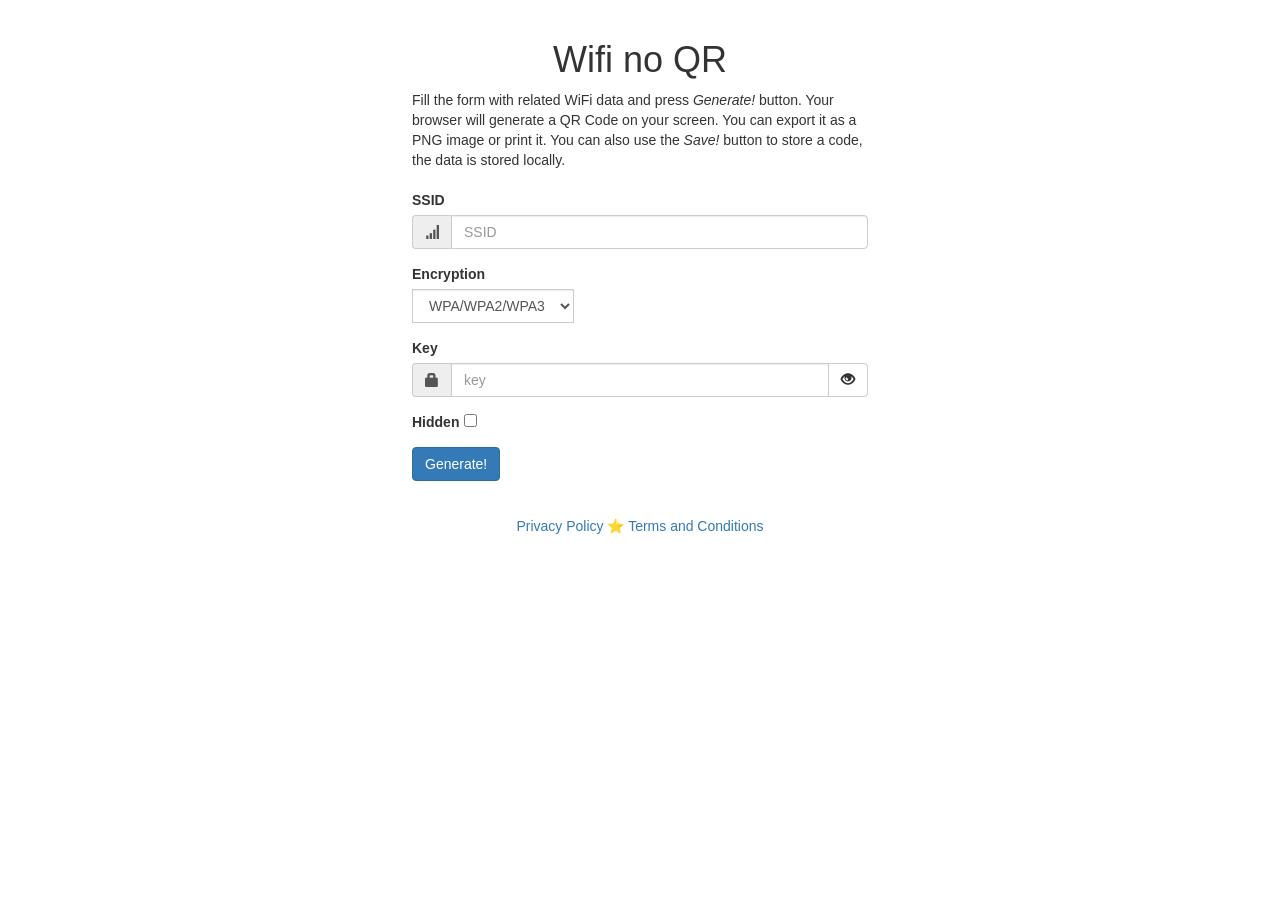
<file: index.html>
<!DOCTYPE html>
<html lang="en">
<head>
    <meta charset="utf-8">
    <meta http-equiv="X-UA-Compatible" content="IE=edge">
    <meta name="viewport" content="width=device-width, initial-scale=1">
    <meta name="description" content="WiFi Code is a fully browser-based site for generating QR codes">
    <meta name="author" content="Ivan Carlos">
    <title>Wifi no QR</title>
    <link rel="stylesheet" type="text/css" media="all" href="style.css">
    <link rel="stylesheet" type="text/css" media="print" href="print.css">
    <link rel="icon" href="qifi.png" type="image/x-icon">
    <link rel="manifest" href="manifest.json">
    <link rel="canonical" href="https://wifi.git.icc.gg/">
    <link rel="stylesheet" type="text/css" media="all" href="bootstrap/dist/css/bootstrap.min.css">

</head>
<body>
    <div class="container">
    <section id="generator">
    <div class="page-header">
        <h1 id="title">Wifi no QR</h1>
        <p>Fill the form with related WiFi data and press <i>Generate!</i> button. Your browser will generate a QR Code on your screen.
        You can export it as a PNG image or print it. You can also use the <i>Save!</i> button to store a code, the data is stored locally.</p>
    </div>
    <div id="history"></div>
    <form id="form">
        <div class="form-group has-feedback">
            <label for="ssid" class="control-label">SSID</label>
            <div class="input-group">
                <span id="basic-addon-ssid" class="input-group-addon"><i class="glyphicon glyphicon-signal"></i></span>
                <input type="text" id="ssid" name="ssid" class="form-control" placeholder="SSID" aria-describedby="basic-addon-ssid" required>
            </div>
        </div>

        <div class="form-group">
            <label for="enc" class="control-label">Encryption</label>
            <div class="input-group">
                <select name="enc" id="enc" class="form-control">
                    <option value="WPA">WPA/WPA2/WPA3</option>
                    <option value="WEP">WEP</option>
                    <option value="nopass">None</option>
                </select>
            </div>
        </div>

        <div class="form-group has-feedback" id="key-p">
            <label class="control-label">Key</label>
            <div class="input-group">
                <span id="basic-addon1" class="input-group-addon"><i class="glyphicon glyphicon-lock"></i></span>
                <input type="password" id="key" name="key" class="form-control" placeholder="key" aria-describedby="basic-addon1" required>
                <span class="input-group-btn"><button class="btn btn-default" type="button" id="display-key"><i class="glyphicon glyphicon-eye-open" id="display-key-icon"></i></button></span>
           </div>
        </div>

        <div class="form-group">
            <label class="pull-left control-label" for="hidden">Hidden</label>
            <div class="input-group">
                <input type="checkbox" name="hidden" id="hidden" data-toggle="tooltip" title="Is your SSID hidden?">
            </div>
        </div>

        <div class="form-group">
            <button id="generate" class="btn btn-primary">Generate!</button>
            <button id="save" type="button" class="btn" data-toggle="tooltip" title="Save the credentials for the WiFi in HTML5 localStorage for later use.">Save!</button>
            <a href="#" id="export" class="btn" target="_blank" data-toggle="tooltip" title="Export the QR code as a PNG.">Export!</a>
            <a href="javascript:window.print()" id="print" class="btn" data-toggle="tooltip" title="Print the QR code.">Print!</a>
        </div>
    </form>
    <h1 id="showssid">SSID: none</h1>
    <h1 id="showkey">Passphrase: none</h1>
    <div id="qrcode"></div>
    </section>
    <section id="contact">
        <p><a href="https://icc.gg/privacidade" target="_blank">Privacy Policy</a> ⭐️ <a href="https://icc.gg/termos" target="_blank">Terms and Conditions</a></p>
    </section>
    </div>
    <script src="jquery/jquery-3.5.1.slim.min.js"></script>
    <script src="bootstrap/dist/js/bootstrap.min.js"></script>
    <script src="jquery-qrcode/jquery.qrcode.min.js"></script>
    <script src="jquery.storage.js/jquery.storage.js"></script>
    <script type="text/javascript">
        function escape_string (string) {
            var to_escape = ['\\', ';', ',', ':', '"'];
            var hex_only = /^[0-9a-f]+$/i;
            var output = "";
            for (var i=0; i<string.length; i++) {
                if($.inArray(string[i], to_escape) != -1) {
                    output += '\\'+string[i];
                }
                else {
                    output += string[i];
                }
            }
            //if (hex_only.test(output)) {
            //    output = '"'+output+'"';
            //}
            return output;
        };

        function generate () {
            var ssid = $('#ssid').val();
            var hidden = $('#hidden').is(':checked');
            var enc = $('#enc').val();
            if (enc != 'nopass') {
                var key = $('#key').val();
                $('#showkey').text(enc+' Passphrase: '+key);
            } else {
                var key = '';
                $('#showkey').text('');
            }
            // https://github.com/zxing/zxing/wiki/Barcode-Contents#wi-fi-network-config-android-ios-11
            var qrstring = 'WIFI:S:'+escape_string(ssid)+';T:'+enc+';P:'+escape_string(key)+';';
            if (hidden) {
                qrstring += 'H:true';
            }
            qrstring += ';';
            $('#qrcode').empty();
            $('#qrcode').qrcode(qrstring);
            $('#showssid').text('SSID: '+ssid);
            $('#save').show();
            $('#print').css('display', 'inline-block');

            var canvas = $('#qrcode canvas');
            if (canvas.length == 1) {
                var data = canvas[0].toDataURL('image/png');
                var e = $('#export');
                e.attr('href', data);
                e.attr('download', ssid+'-qrcode.png');
                // e.show() sets display:inline, but we need inline-block
                e.css('display', 'inline-block');
            }
        };

        function save () {
            var ssid = $('#ssid').val();
            if (!ssid) return;
            var hidden = $('#hidden').is(':checked');
            var enc = $('#enc').val();
            var key = $('#key').val();
            var storage = $.localStorage('qificodes');
            if (!storage) storage = {};
            storage[ssid] = {'hidden': hidden, 'enc': enc, 'key': key};
            $.localStorage('qificodes', storage);
            loadhistory();
        };

        function load(ssid) {
            var storage = $.localStorage('qificodes');
            if (ssid in storage) {
                $('#ssid').val(ssid);
                $('#enc').val(storage[ssid]['enc']);
                $('#key').val(storage[ssid]['key']);
                $('#hidden').prop('checked', storage[ssid]['hidden']);
                generate();
            }
        };

        function loadhistory () {
            var storage = $.localStorage('qificodes');
            if (storage) {
                var history = $('#history-drop ul.dropdown-menu');
                var ssids = Object.keys(storage);
                history.empty();
                for (var i=0; i<ssids.length; i++) {
                    history.append('<li role="presentation"><a role="menuitem" tabindex="-1" href="#" class="history-item">'+ssids[i]+'</a></li>');
                }
                history.append('<li role="presentation" class="divider"></li>');
                history.append('<li role="presentation"><a role="menuitem" tabindex="-1" href="#" class="history-clear">clear history</a></li>');

                history.on('click', 'a.history-item', function(e) {
                    e.preventDefault();
                    load($(this).text());
                });
                history.on('click', 'a.history-clear', function(e) {
                    e.preventDefault();
                    clearhistory();
                });
                $('#history-drop').show();
            }
        };

        function clearhistory () {
            $.localStorage('qificodes', null);
            $('#history-drop').hide();
        };

        $(document).ready(function(){
            $('#form').submit(function() {
                generate();
                return false;
            });
            $('#save').click(function() {
                save();
            });
            $('#display-key').click(function() {
                var $key = $("#key");
                if ($key.attr('type') === 'password') {
                    $key.attr('type', 'text');
                    $("#display-key-icon").attr("class", "glyphicon glyphicon-eye-close");
                } else {
                    $key.attr('type', 'password');
                    $("#display-key-icon").attr("class", "glyphicon glyphicon-eye-open");
                }
            });
            $('#enc').change(function() {
                if($(this).val() != 'nopass') {
                   $('#key-p').show();
                   $('#key').attr('required','required');
                }
                else {
                   $('#key-p').hide();
                   $('#key').removeAttr('required');
                }
            });
            $('#form').tooltip({
                selector: "[data-toggle=tooltip]"
            });
            loadhistory();
        });

        // Service Worker installation
        if ('serviceWorker' in navigator) {
            window.addEventListener('load', function() {
                navigator.serviceWorker.register('/sw.js', {scope: './'}).then(function(registration) {
                    console.log('[Service Worker] Successfully installed');
                }).catch(function(error) {
                    console.log('[Service Worker] Installation failed:', error);
                })
            });
        }
    </script>
</body>
</html>
</file>
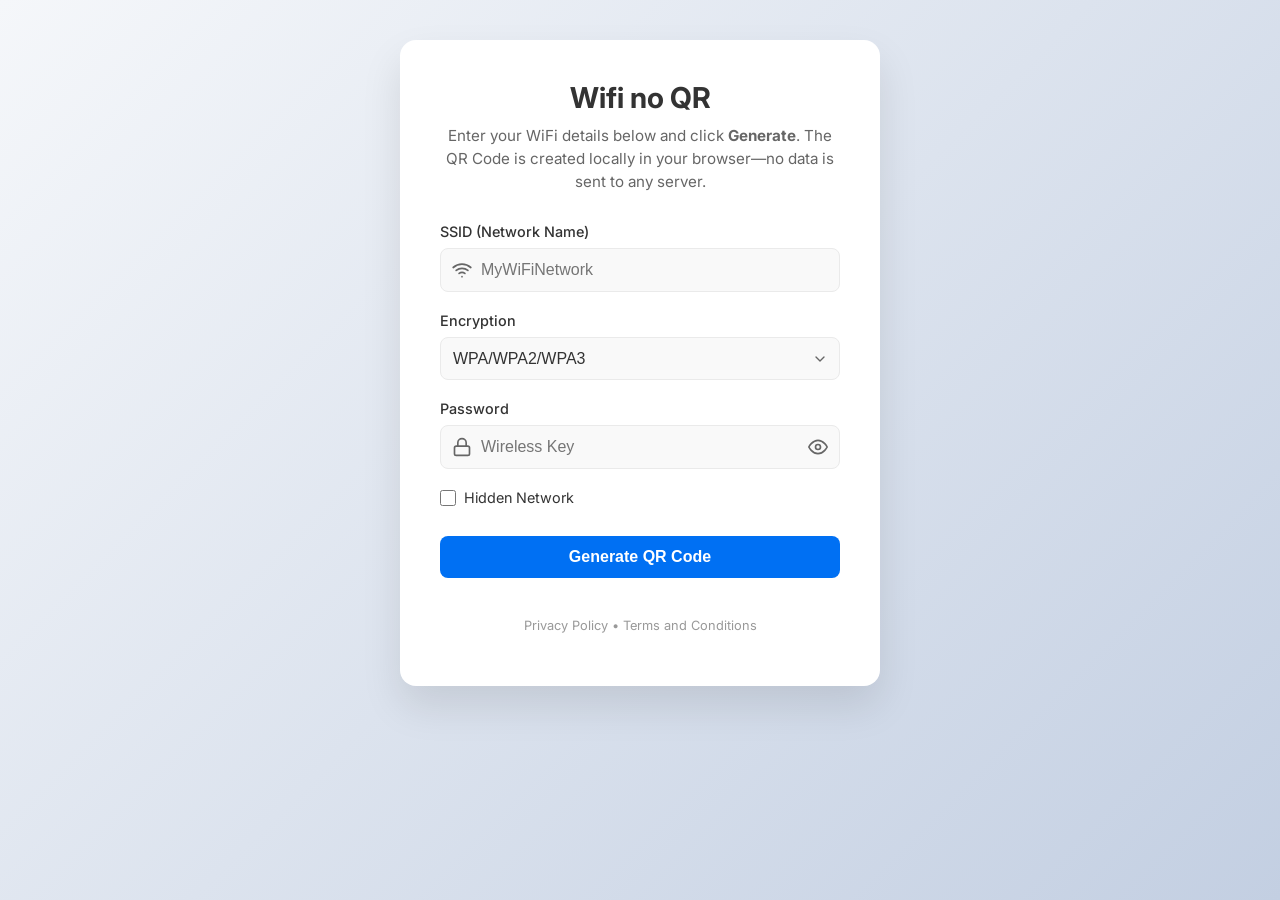
<file: public/index.html>
<!DOCTYPE html>
<html lang="en">

<head>
    <meta charset="utf-8">
    <meta http-equiv="X-UA-Compatible" content="IE=edge">
    <meta name="viewport" content="width=device-width, initial-scale=1">
    <meta name="description" content="WiFi Code is a fully browser-based site for generating QR codes">
    <meta name="author" content="Ivan Carlos">
    <title>Wifi no QR</title>
    <link rel="preconnect" href="https://fonts.googleapis.com">
    <link rel="preconnect" href="https://fonts.gstatic.com" crossorigin>
    <link href="https://fonts.googleapis.com/css2?family=Inter:wght@400;500;600;700&display=swap" rel="stylesheet">
    <link rel="stylesheet" type="text/css" media="all" href="style.css">
    <link rel="stylesheet" type="text/css" media="print" href="print.css">
    <link rel="icon" href="qifi.png" type="image/x-icon">
    <link rel="manifest" href="manifest.json">
    <link rel="canonical" href="https://wifi.git.icc.gg/">
    <!-- Bootstrap removed -->
</head>

<body>
    <div class="container">
        <section id="generator" class="card">
            <header class="page-header">
                <h1 id="title">Wifi no QR</h1>
                <p class="subtitle">
                    Enter your WiFi details below and click <strong>Generate</strong>. The QR Code is created locally in
                    your browser—no data is sent to any server.
                </p>
            </header>

            <!-- History Dropdown Placeholder (Hidden by default) -->
            <div id="history-drop" class="history-dropdown" style="display:none;">
                <button class="history-btn">Load History ▼</button>
                <ul class="dropdown-menu"></ul>
            </div>

            <form id="form">
                <div class="form-group">
                    <label for="ssid">SSID (Network Name)</label>
                    <div class="input-wrapper">
                        <!-- Signal Icon -->
                        <svg class="input-icon" xmlns="http://www.w3.org/2000/svg" viewBox="0 0 24 24" fill="none"
                            stroke="currentColor" stroke-width="2" stroke-linecap="round" stroke-linejoin="round">
                            <path d="M5 12.55a11 11 0 0 1 14.08 0"></path>
                            <path d="M1.42 9a16 16 0 0 1 21.16 0"></path>
                            <path d="M8.53 16.11a6 6 0 0 1 6.95 0"></path>
                            <line x1="12" y1="20" x2="12.01" y2="20"></line>
                        </svg>
                        <input type="text" id="ssid" name="ssid" placeholder="MyWiFiNetwork" required>
                    </div>
                </div>

                <div class="form-group">
                    <label for="enc">Encryption</label>
                    <div class="input-wrapper">
                        <select name="enc" id="enc">
                            <option value="WPA">WPA/WPA2/WPA3</option>
                            <option value="WEP">WEP</option>
                            <option value="nopass">None</option>
                        </select>
                        <svg class="select-arrow" xmlns="http://www.w3.org/2000/svg" width="16" height="16"
                            viewBox="0 0 24 24" fill="none" stroke="currentColor" stroke-width="2"
                            stroke-linecap="round" stroke-linejoin="round">
                            <polyline points="6 9 12 15 18 9"></polyline>
                        </svg>
                    </div>
                </div>

                <div class="form-group" id="key-p">
                    <label for="key">Password</label>
                    <div class="input-wrapper">
                        <!-- Lock Icon -->
                        <svg class="input-icon" xmlns="http://www.w3.org/2000/svg" viewBox="0 0 24 24" fill="none"
                            stroke="currentColor" stroke-width="2" stroke-linecap="round" stroke-linejoin="round">
                            <rect x="3" y="11" width="18" height="11" rx="2" ry="2"></rect>
                            <path d="M7 11V7a5 5 0 0 1 10 0v4"></path>
                        </svg>
                        <input type="password" id="key" name="key" placeholder="Wireless Key" required>
                        <button type="button" id="display-key" class="icon-btn">
                            <!-- Eye Icon -->
                            <svg id="display-key-icon" xmlns="http://www.w3.org/2000/svg" width="20" height="20"
                                viewBox="0 0 24 24" fill="none" stroke="currentColor" stroke-width="2"
                                stroke-linecap="round" stroke-linejoin="round">
                                <path d="M1 12s4-8 11-8 11 8 11 8-4 8-11 8-11-8-11-8z"></path>
                                <circle cx="12" cy="12" r="3"></circle>
                            </svg>
                        </button>
                    </div>
                </div>

                <div class="form-group checkbox-group">
                    <input type="checkbox" name="hidden" id="hidden">
                    <label for="hidden">Hidden Network</label>
                </div>

                <div class="button-group">
                    <button id="generate" class="btn btn-primary">Generate QR Code</button>
                    <button id="save" type="button" class="btn btn-secondary"
                        title="Save credentials locally">Save</button>
                    <a href="#" id="export" class="btn btn-outline" target="_blank" title="Download PNG">Download
                        PNG</a>
                    <a href="javascript:window.print()" id="print" class="btn btn-outline" title="Print">Print</a>
                </div>
            </form>

            <div id="result-area">
                <h2 id="showssid">SSID: none</h2>
                <h3 id="showkey">Passphrase: none</h3>
                <div id="qrcode"></div>
            </div>

            <footer>
                <p><a href="https://icc.gg/privacidade" target="_blank">Privacy Policy</a> • <a
                        href="https://icc.gg/termos" target="_blank">Terms and Conditions</a></p>
            </footer>
        </section>
    </div>

    <!-- Scripts -->
    <script src="https://code.jquery.com/jquery-3.5.1.slim.min.js"
        integrity="sha384-DfXdz2htPH0lsSSs5nCTpuj/zy4C+OGpamoFVy38MVBnE+IbbVYUew+OrCXaRkfj"
        crossorigin="anonymous"></script>
    <script src="jquery-qrcode/jquery.qrcode.min.js"></script>
    <script src="jquery.storage.js/jquery.storage.js"></script>

    <!-- Original Logic Preserved -->
    <script type="text/javascript">
        // Prevent default form submission globally
        document.getElementById('form').addEventListener('submit', function (e) {
            e.preventDefault();
        });

        function escape_string(string) {
            var to_escape = ['\\', ';', ',', ':', '"'];
            var hex_only = /^[0-9a-f]+$/i;
            var output = "";
            for (var i = 0; i < string.length; i++) {
                if ($.inArray(string[i], to_escape) != -1) {
                    output += '\\' + string[i];
                }
                else {
                    output += string[i];
                }
            }
            return output;
        };

        function generate() {
            var ssid = $('#ssid').val();
            var hidden = $('#hidden').is(':checked');
            var enc = $('#enc').val();
            if (enc != 'nopass') {
                var key = $('#key').val();
                $('#showkey').text(enc + ' Passphrase: ' + key);
            } else {
                var key = '';
                $('#showkey').text('');
            }
            // https://github.com/zxing/zxing/wiki/Barcode-Contents#wi-fi-network-config-android-ios-11
            var qrstring = 'WIFI:S:' + escape_string(ssid) + ';T:' + enc + ';P:' + escape_string(key) + ';';
            if (hidden) {
                qrstring += 'H:true';
            }
            qrstring += ';';
            $('#qrcode').empty();
            $('#qrcode').qrcode(qrstring);
            $('#showssid').text('SSID: ' + ssid);
            $('#save').show();
            $('#print').css('display', 'inline-block');
            $('#showssid, #showkey').show(); // Show result text

            var canvas = $('#qrcode canvas');
            if (canvas.length == 1) {
                var data = canvas[0].toDataURL('image/png');
                var e = $('#export');
                e.attr('href', data);
                e.attr('download', ssid + '-qrcode.png');
                e.css('display', 'inline-block');
            }
        };

        function save() {
            var ssid = $('#ssid').val();
            if (!ssid) return;
            var hidden = $('#hidden').is(':checked');
            var enc = $('#enc').val();
            var key = $('#key').val();
            var storage = $.localStorage('qificodes');
            if (!storage) storage = {};
            storage[ssid] = { 'hidden': hidden, 'enc': enc, 'key': key };
            $.localStorage('qificodes', storage);
            loadhistory();
        };

        function load(ssid) {
            var storage = $.localStorage('qificodes');
            if (ssid in storage) {
                $('#ssid').val(ssid);
                $('#enc').val(storage[ssid]['enc']);
                $('#key').val(storage[ssid]['key']);
                $('#hidden').prop('checked', storage[ssid]['hidden']);
                generate();
            }
        };

        function loadhistory() {
            var storage = $.localStorage('qificodes');
            if (storage) {
                var history = $('#history-drop ul.dropdown-menu');
                var ssids = Object.keys(storage);
                history.empty();
                for (var i = 0; i < ssids.length; i++) {
                    history.append('<li><a href="#" class="history-item">' + ssids[i] + '</a></li>');
                }
                history.append('<li class="divider"></li>');
                history.append('<li><a href="#" class="history-clear">clear history</a></li>');

                history.on('click', 'a.history-item', function (e) {
                    e.preventDefault();
                    load($(this).text());
                });
                history.on('click', 'a.history-clear', function (e) {
                    e.preventDefault();
                    clearhistory();
                });
                $('#history-drop').show();
            }
        };

        function clearhistory() {
            $.localStorage('qificodes', null);
            $('#history-drop').hide();
        };

        $(document).ready(function () {
            $('#form').submit(function () {
                generate();
                // Scroll to result on mobile
                $('html, body').animate({
                    scrollTop: $("#result-area").offset().top - 20
                }, 500);
                return false;
            });
            $('#save').click(function () {
                save();
            });

            // Eye toggle logic adapted for SVG changes
            $('#display-key').click(function () {
                var $key = $("#key");
                var $icon = $("#display-key-icon");
                if ($key.attr('type') === 'password') {
                    $key.attr('type', 'text');
                    // Simple logic to visual indicate change - in real app would swap SVG path
                    $icon.css('opacity', '0.5');
                } else {
                    $key.attr('type', 'password');
                    $icon.css('opacity', '1');
                }
            });

            $('#enc').change(function () {
                if ($(this).val() != 'nopass') {
                    $('#key-p').slideDown();
                    $('#key').attr('required', 'required');
                }
                else {
                    $('#key-p').slideUp();
                    $('#key').removeAttr('required');
                }
            });

            // Toggle history logic
            $('.history-btn').click(function () {
                $('.dropdown-menu').toggle();
            });

            loadhistory();
        });

        // Service Worker installation
        if ('serviceWorker' in navigator) {
            window.addEventListener('load', function () {
                navigator.serviceWorker.register('/sw.js', { scope: './' }).then(function (registration) {
                    console.log('[Service Worker] Successfully installed');
                }).catch(function (error) {
                    console.log('[Service Worker] Installation failed:', error);
                })
            });
        }
    </script>
</body>

</html>
</file>
<file: style.css>
.page-header {
    padding-bottom: 0px !important;
    border-bottom: 0px solid #000 !important;
}

#title,
#showssid,
#showkey,
#qrcode {
    text-align: center;
}

#about,
#contact,
#generator {
    width: 40%;
    margin-left: auto;
    margin-right: auto;
}

#contact {
    text-align: center;
    padding: 20px;
}

#export,
#print {
    display: none;
}

#showssid,
#showkey {
    display: none;
}

#save {
    display: none;
}

#history-drop {
    display: none;
}

#ssid,
#key {
    width: 100%;
}


#hidden {
    margin: 0px 0px 5px 5px;
}

#qrcode canvas {
    padding: 2em;
    image-rendering: crisp-edges;
}

.anchor {
  padding-top: 60px;
  margin-top: -60px;
}

img {
    border: 0;
}


@media (min-width: 768px) and (max-width: 979px) {
    #about,
    #contact,
    #generator {
        width: 60%;
    }
}

@media (max-width: 767px) {
    #about,
    #contact,
    #generator {
        width: 80%;
    }
}
</file>
<file: print.css>
.navbar,
#generator .page-header,
#about,
#history,
#form,
#github,
#contact,
.footer {
    display: none;
}

#showssid,
#showkey {
    display: block;
    word-wrap: break-word;
    font-family: Consolas, Menlo, "DejaVu Sans Mono", monospace;
}
</file>
<file: public/style.css>
:root {
    --primary-color: #0070f3;
    --primary-hover: #0366d6;
    --bg-gradient-start: #f5f7fa;
    --bg-gradient-end: #c3cfe2;
    --card-bg: #ffffff;
    --text-main: #333;
    --text-muted: #666;
    --border-color: #eaeaea;
    --input-bg: #f9f9f9;
    --radius: 8px;
}

body {
    font-family: 'Inter', -apple-system, BlinkMacSystemFont, "Segoe UI", Roboto, sans-serif;
    margin: 0;
    min-height: 100vh;
    background: linear-gradient(135deg, var(--bg-gradient-start) 0%, var(--bg-gradient-end) 100%);
    color: var(--text-main);
    display: flex;
    justify-content: center;
    align-items: flex-start;
    padding: 40px 20px;
    box-sizing: border-box;
}

.container {
    width: 100%;
    max-width: 480px;
}

.card {
    background: var(--card-bg);
    padding: 40px;
    border-radius: 16px;
    box-shadow: 0 20px 40px rgba(0,0,0,0.1);
}

.page-header {
    text-align: center;
    margin-bottom: 30px;
}

h1#title {
    margin: 0 0 10px;
    font-size: 1.8rem;
    font-weight: 700;
}

.subtitle {
    font-size: 0.95rem;
    color: var(--text-muted);
    line-height: 1.5;
    margin: 0;
}

.form-group {
    margin-bottom: 20px;
}

label {
    display: block;
    margin-bottom: 8px;
    font-weight: 500;
    font-size: 0.9rem;
}

.input-wrapper {
    position: relative;
    display: flex;
    align-items: center;
}

.input-icon {
    position: absolute;
    left: 12px;
    width: 20px;
    height: 20px;
    color: var(--text-muted);
    pointer-events: none;
}

input[type="text"],
input[type="password"],
select {
    width: 100%;
    padding: 12px 12px 12px 40px; /* Space for icon */
    border: 1px solid var(--border-color);
    border-radius: var(--radius);
    background: var(--input-bg);
    font-size: 1rem;
    color: var(--text-main);
    transition: all 0.2s;
    box-sizing: border-box;
    -webkit-appearance: none;
}

select {
    padding-left: 12px;
}

/* Adjust padding if no icon wrapper used for select */
.input-wrapper select {
    padding-right: 35px;
}

.select-arrow {
    position: absolute;
    right: 12px;
    pointer-events: none;
    color: var(--text-muted);
}

input:focus, select:focus {
    outline: none;
    border-color: var(--primary-color);
    background: #fff;
    box-shadow: 0 0 0 3px rgba(0,112,243,0.1);
}

.icon-btn {
    background: none;
    border: none;
    position: absolute;
    right: 8px;
    cursor: pointer;
    color: var(--text-muted);
    display: flex;
    align-items: center;
    padding: 4px;
}

.checkbox-group {
    display: flex;
    align-items: center;
    gap: 8px;
}

.checkbox-group input {
    width: 16px;
    height: 16px;
    margin: 0;
}

.checkbox-group label {
    margin: 0;
    font-weight: 400;
}

.button-group {
    display: flex;
    flex-direction: column;
    gap: 10px;
    margin-top: 30px;
}

.btn {
    display: block;
    width: 100%;
    padding: 12px;
    border-radius: var(--radius);
    font-size: 1rem;
    font-weight: 600;
    text-align: center;
    cursor: pointer;
    border: none;
    transition: all 0.2s;
    text-decoration: none;
    box-sizing: border-box;
}

.btn-primary {
    background: var(--primary-color);
    color: white;
}

.btn-primary:hover {
    background: var(--primary-hover);
}

.btn-secondary {
    background: #e2e8f0;
    color: #4a5568;
}

.btn-secondary:hover {
    background: #cbd5e0;
}

.btn-outline {
    background: transparent;
    border: 1px solid var(--border-color);
    color: var(--text-muted);
    font-weight: 500;
}

.btn-outline:hover {
    border-color: var(--text-muted);
    color: var(--text-main);
}

#result-area {
    margin-top: 40px;
    text-align: center;
}

#showssid, #showkey {
    display: none; /* hidden by default */
    margin: 5px 0;
}

#showssid { font-size: 1.1rem; }
#showkey { font-size: 0.9rem; font-weight: 400; color: var(--text-muted); }

#qrcode {
    margin-top: 20px;
}

#qrcode canvas {
    border-radius: 8px;
    box-shadow: 0 4px 12px rgba(0,0,0,0.1);
}

/* History Dropdown Styles */
.history-dropdown {
    margin-bottom: 20px;
    text-align: right;
    position: relative;
}

.history-btn {
    background: none;
    border: none;
    font-size: 0.85rem;
    color: var(--primary-color);
    cursor: pointer;
    font-weight: 500;
}

.dropdown-menu {
    position: absolute;
    right: 0;
    top: 100%;
    background: white;
    border: 1px solid var(--border-color);
    border-radius: 8px;
    list-style: none;
    padding: 0;
    margin: 5px 0 0;
    box-shadow: 0 4px 12px rgba(0,0,0,0.1);
    width: 200px;
    z-index: 10;
    display: none;
}

.dropdown-menu li {
    border-bottom: 1px solid #f0f0f0;
}

.dropdown-menu li:last-child {
    border-bottom: none;
}

.dropdown-menu a {
    display: block;
    padding: 10px 15px;
    text-decoration: none;
    color: var(--text-main);
    font-size: 0.9rem;
    text-align: left;
}

.dropdown-menu a:hover {
    background: #f9f9f9;
}

/* Hide extra buttons initially */
#save, #export, #print {
    display: none;
}

footer {
    margin-top: 30px;
    text-align: center;
    font-size: 0.8rem;
    color: #999;
}

footer a {
    color: #999;
    text-decoration: none;
}
footer a:hover {
    text-decoration: underline;
}

@media print {
    body { background: white; padding: 0; }
    .card { box-shadow: none; padding: 0; }
    .page-header, #form, #history-drop, footer, .btn { display: none !important; }
    #result-area { display: block !important; margin: 0; }
    #qrcode canvas { box-shadow: none; }
    #showssid, #showkey { display: block !important; color: black; }
}
</file>
<file: public/print.css>
.navbar,
#generator .page-header,
#about,
#history,
#form,
#github,
#contact,
.footer {
    display: none;
}

#showssid,
#showkey {
    display: block;
    word-wrap: break-word;
    font-family: Consolas, Menlo, "DejaVu Sans Mono", monospace;
}
</file>
